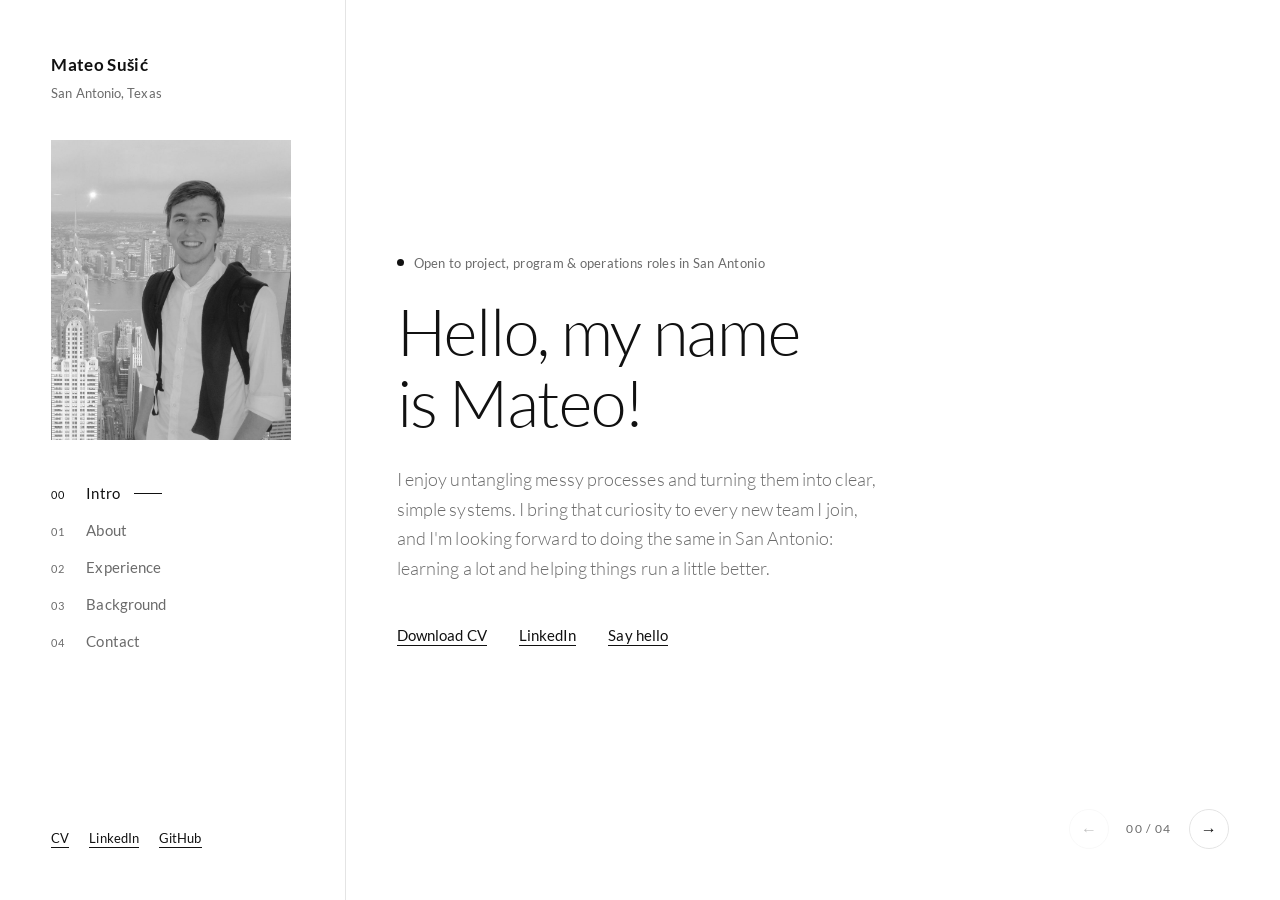
<file: index.html>
<!doctype html>
<html lang="en">
<head>
  <meta charset="utf-8">
  <meta name="viewport" content="width=device-width, initial-scale=1">
  <title>Mateo Sušić — Program, Project &amp; Operations | San Antonio, TX</title>
  <meta name="description" content="Mateo Sušić is a project and operations professional in San Antonio, Texas, who loves untangling complex problems. Open to program, project and operations roles.">
  <meta name="author" content="Mateo Sušić">
  <meta name="theme-color" content="#ffffff">
  <link rel="canonical" href="https://mateosusic.github.io/">
  <meta property="og:type" content="website">
  <meta property="og:title" content="Hello, my name is Mateo!">
  <meta property="og:description" content="Program, project and operations professional in San Antonio, Texas.">
  <meta property="og:url" content="https://mateosusic.github.io/">
  <meta property="og:image" content="https://mateosusic.github.io/assets/portrait.jpg">
  <link rel="icon" href="favicon.svg" type="image/svg+xml">
  <link rel="preload" href="assets/fonts/lato-latin-300-normal.woff2" as="font" type="font/woff2" crossorigin>
  <link rel="preload" href="assets/fonts/lato-latin-400-normal.woff2" as="font" type="font/woff2" crossorigin>
  <link rel="stylesheet" href="style.css">
</head>
<body>
  <a class="skip-link" href="#panels">Skip to content</a>

  <div class="frame">

    <!-- ===== Left column: identity + navigation ===== -->
    <aside class="side">
      <div class="id">
        <a class="wordmark" href="#intro" data-tab="intro">Mateo Sušić</a>
        <p class="dim small">San Antonio, Texas</p>
      </div>

      <figure class="portrait">
        <img src="assets/portrait.jpg" width="800" height="1000" alt="Mateo Sušić smiling at an observation deck in New York City, with the Chrysler Building behind him.">
      </figure>

      <nav aria-label="Sections">
        <ul class="tabs" role="tablist" aria-orientation="vertical">
          <li role="presentation"><a role="tab" id="tab-intro" href="#intro" aria-controls="intro" data-tab="intro"><span class="n" aria-hidden="true">00</span>Intro</a></li>
          <li role="presentation"><a role="tab" id="tab-about" href="#about" aria-controls="about" data-tab="about"><span class="n" aria-hidden="true">01</span>About</a></li>
          <li role="presentation"><a role="tab" id="tab-experience" href="#experience" aria-controls="experience" data-tab="experience"><span class="n" aria-hidden="true">02</span>Experience</a></li>
          <li role="presentation"><a role="tab" id="tab-background" href="#background" aria-controls="background" data-tab="background"><span class="n" aria-hidden="true">03</span>Background</a></li>
          <li role="presentation"><a role="tab" id="tab-contact" href="#contact" aria-controls="contact" data-tab="contact"><span class="n" aria-hidden="true">04</span>Contact</a></li>
        </ul>
      </nav>

      <ul class="side-links small">
        <li><a href="cv.html">CV</a></li>
        <li><a href="https://www.linkedin.com/in/mateo-susic-1346451a8" rel="me noopener" target="_blank">LinkedIn<span class="sr-only"> (opens in a new tab)</span></a></li>
        <li><a href="https://github.com/mateosusic" rel="me noopener" target="_blank">GitHub<span class="sr-only"> (opens in a new tab)</span></a></li>
      </ul>
    </aside>

    <!-- ===== Right column: one section at a time ===== -->
    <main id="panels" class="panels">

      <!-- 00 Intro -->
      <section class="panel panel-intro" id="intro" role="tabpanel" aria-labelledby="tab-intro" tabindex="-1">
        <p class="dim small status">Open to project, program &amp; operations roles in San Antonio</p>
        <h1 class="display">Hello, my name is Mateo!</h1>
        <p class="lede">I enjoy untangling messy processes and turning them into clear, simple systems. I bring that curiosity to every new team I join, and I'm looking forward to doing the same in San Antonio: learning a lot and helping things run a little better.</p>
        <ul class="links">
          <li><a href="assets/Mateo-Susic-CV.pdf" download>Download CV</a></li>
          <li><a href="https://www.linkedin.com/in/mateo-susic-1346451a8" rel="me noopener" target="_blank">LinkedIn<span class="sr-only"> (opens in a new tab)</span></a></li>
          <li><a href="#contact" data-tab="contact">Say hello</a></li>
        </ul>
      </section>

      <!-- 01 About -->
      <section class="panel" id="about" role="tabpanel" aria-labelledby="tab-about" tabindex="-1">
        <h2 class="label">01 — About</h2>
        <div class="prose">
          <p class="first">Few things excite me more than bringing order to something complicated.</p>
          <p>I like figuring out how things work, spotting what slows them down, and trying better ways to get things done. So far that curiosity has taken me through manufacturing operations, digital transformation, EU-funded projects, and an exchange program in the United States.</p>
          <p>At Empress I was trusted with a lot of responsibility early on: helping expand production, improve processes, and turn big decisions into everyday results. Every one of those challenges taught me something, and so did the people I worked with.</p>
          <p>Next, I'm excited to join a team where I can keep learning, contribute from day one, and help make complex things work a little better.</p>
        </div>
      </section>

      <!-- 02 Experience -->
      <section class="panel panel-exp" id="experience" role="tabpanel" aria-labelledby="tab-experience" tabindex="-1">
        <h2 class="label">02 — Experience</h2>

        <article class="job job-lead" aria-labelledby="job-empress">
          <div class="job-head">
            <h3 id="job-empress" class="job-org">Empress d.o.o.</h3>
            <p class="job-date"><time datetime="2022-07">2022</time> – <time datetime="2026-03">2026</time></p>
          </div>
          <p class="job-role">Production Manager &amp; Assistant to the CEO</p>
          <p class="job-desc">Worked alongside the CEO to run manufacturing operations, connect teams across the business, and grow production while modernizing how we worked.</p>
          <dl class="figures">
            <div><dt>3×</dt><dd>production capacity, 400&nbsp;→&nbsp;1,200&nbsp;m²</dd></div>
            <div><dt>~30%</dt><dd>less administrative time through digital transformation</dd></div>
            <div><dt>~20%</dt><dd>higher productivity through machinery and floor redesign</dd></div>
          </dl>
        </article>

        <article class="job" aria-labelledby="job-convita">
          <div class="job-head">
            <h3 id="job-convita" class="job-org">Convita d.o.o.</h3>
            <p class="job-date"><time datetime="2023-06">2023</time> – <time datetime="2024-09">2024</time></p>
          </div>
          <p class="job-role">Project Manager — EU-Funded Projects &amp; Marketing</p>
          <p class="job-desc">Managed two EU-funded projects from kickoff to closure, keeping budgets, procurement, reporting, and a lot of people aligned. <span class="dim">~€150K combined budget · 10+ stakeholders.</span></p>
        </article>

        <article class="job" aria-labelledby="job-bold">
          <div class="job-head">
            <h3 id="job-bold" class="job-org">BOLD Academic Fellowship</h3>
            <p class="job-date"><time datetime="2026-04">2026</time></p>
          </div>
          <p class="job-role">U.S. Department of State</p>
          <p class="job-desc">A U.S. exchange focused on entrepreneurship and economic development. Together with a friend, I built a personal finance app and got to pitch it to Goldman Sachs in New York. <span class="dim">Practicum in Entrepreneurship, Syracuse University College of Professional Studies.</span></p>
        </article>
      </section>

      <!-- 03 Background -->
      <section class="panel" id="background" role="tabpanel" aria-labelledby="tab-background" tabindex="-1">
        <h2 class="label">03 — Background</h2>
        <div class="columns">
          <div>
            <h3 class="col-title">Education</h3>
            <ul class="plain">
              <li>B.Sc. Software Engineering<br><span class="dim">University of Zenica</span></li>
              <li>Erasmus+ Exchange, Applied Computer Science &amp; AI<br><span class="dim">Sapienza University of Rome</span></li>
              <li>International Baccalaureate Diploma<br><span class="dim">United World College of the Adriatic</span></li>
            </ul>
          </div>
          <div>
            <h3 class="col-title">Languages</h3>
            <ul class="plain">
              <li>Bosnian / Croatian / Serbian <span class="dim">— native</span></li>
              <li>English <span class="dim">— fluent</span></li>
              <li>Italian <span class="dim">— intermediate</span></li>
              <li>German <span class="dim">— basic</span></li>
              <li>Spanish <span class="dim">— basic</span></li>
            </ul>
          </div>
          <div>
            <h3 class="col-title">Interests</h3>
            <p>AI implementation: I'm curious how AI can take the busywork out of everyday operations, and I love testing new tools to see where they actually help a team.</p>
            <p class="dim" style="margin-top:.7rem">Also: process automation, entrepreneurship, hiking, skiing, chess, and trumpet.</p>
          </div>
        </div>
      </section>

      <!-- 04 Contact -->
      <section class="panel" id="contact" role="tabpanel" aria-labelledby="tab-contact" tabindex="-1">
        <h2 class="label">04 — Contact</h2>
        <p class="display display-sm">Let's Connect!</p>
        <p class="lede">I'm always happy to talk about projects, processes, or problems that need untangling, or just to say hello. I'd love to hear from you.</p>
        <p class="email"><a href="mailto:mateosusic17@gmail.com">mateosusic17@gmail.com</a></p>
        <ul class="links">
          <li><a href="https://www.linkedin.com/in/mateo-susic-1346451a8" rel="me noopener" target="_blank">LinkedIn<span class="sr-only"> (opens in a new tab)</span></a></li>
          <li><a href="https://github.com/mateosusic" rel="me noopener" target="_blank">GitHub<span class="sr-only"> (opens in a new tab)</span></a></li>
          <li><a href="cv.html">CV</a></li>
        </ul>
      </section>

      <!-- Step controls (shown by script.js) -->
      <div class="stepper" hidden>
        <button type="button" class="step" data-step="-1" aria-label="Previous section">←</button>
        <span class="count" aria-live="polite"><span id="step-now">00</span> / 04</span>
        <button type="button" class="step" data-step="1" aria-label="Next section">→</button>
      </div>
    </main>
  </div>

  <script src="script.js" defer></script>
</body>
</html>
</file>
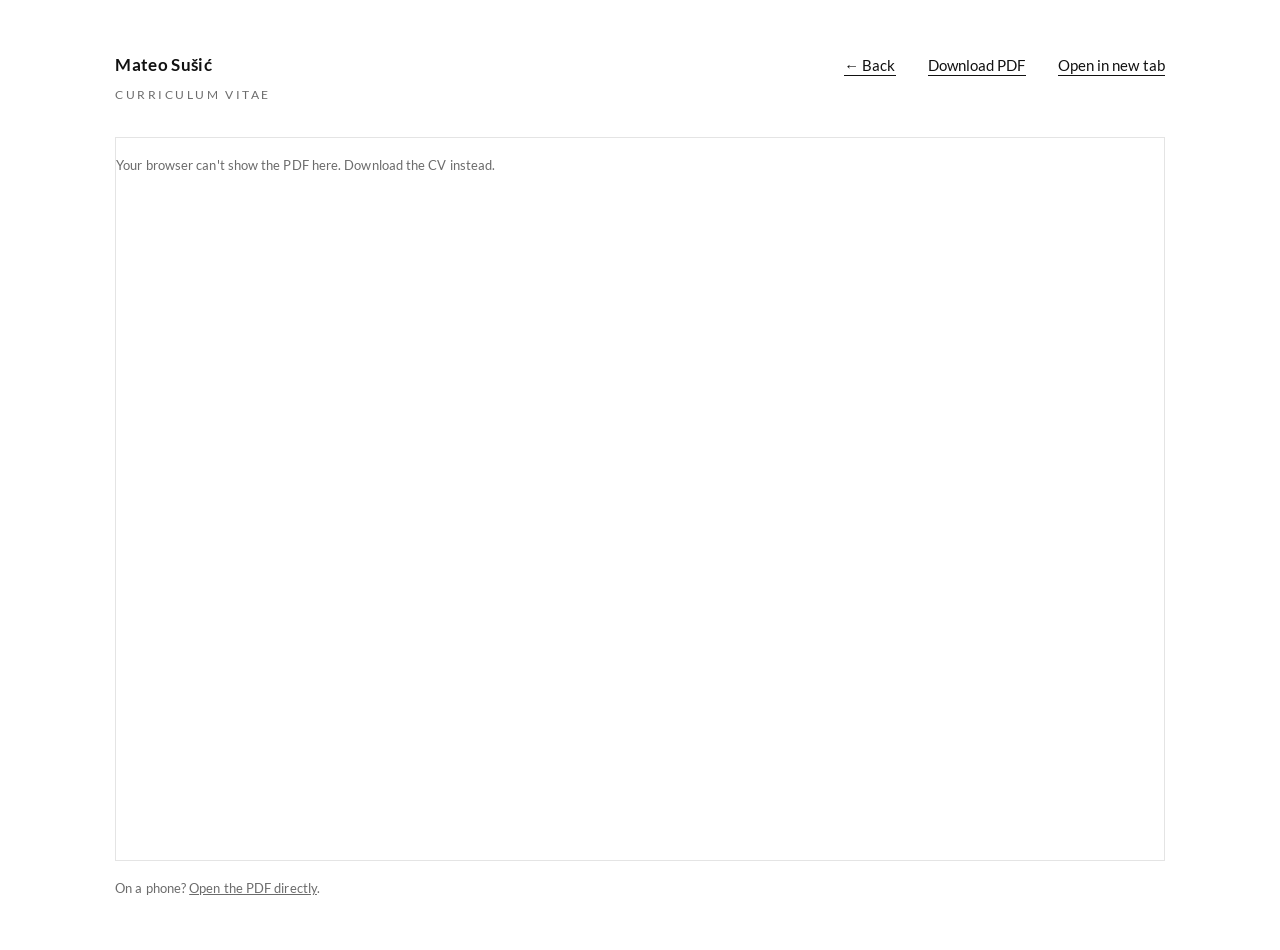
<file: cv.html>
<!doctype html>
<html lang="en">
<head>
  <meta charset="utf-8">
  <meta name="viewport" content="width=device-width, initial-scale=1">
  <title>CV — Mateo Sušić</title>
  <meta name="description" content="Curriculum vitae of Mateo Sušić, program, project and operations professional in San Antonio, Texas.">
  <meta name="theme-color" content="#ffffff">
  <link rel="canonical" href="https://mateosusic.github.io/cv.html">
  <link rel="icon" href="favicon.svg" type="image/svg+xml">
  <link rel="stylesheet" href="style.css">
</head>
<body>
  <a class="skip-link" href="#main">Skip to content</a>
  <main id="main" class="cv-wrap">
    <div class="cv-top">
      <div>
        <a class="wordmark" href="index.html">Mateo Sušić</a>
        <p class="label" style="margin:0.35rem 0 0">Curriculum vitae</p>
      </div>
      <ul class="links">
        <li><a href="index.html">← Back</a></li>
        <li><a href="assets/Mateo-Susic-CV.pdf" download>Download PDF</a></li>
        <li><a href="assets/Mateo-Susic-CV.pdf" target="_blank" rel="noopener">Open in new tab<span class="sr-only"> (PDF, opens in a new tab)</span></a></li>
      </ul>
    </div>
    <object class="cv-frame" data="assets/Mateo-Susic-CV.pdf#view=FitH&amp;navpanes=0" type="application/pdf" aria-label="Mateo Sušić CV (PDF)">
      <p class="cv-note dim small">Your browser can't show the PDF here. <a href="assets/Mateo-Susic-CV.pdf">Download the CV</a> instead.</p>
    </object>
    <p class="cv-note dim small">On a phone? <a href="assets/Mateo-Susic-CV.pdf" style="text-decoration:underline">Open the PDF directly</a>.</p>
  </main>
</body>
</html>
</file>
<file: style.css>
/* ==========================================================================
   Mateo Sušić — personal site
   Black & white, quiet, Japanese-inspired minimalism. One screen, no scroll.
   Typeface: Lato (self-hosted, SIL Open Font License).
   ========================================================================== */

/* ---------- Fonts ---------- */
@font-face { font-family: "Lato"; font-style: normal; font-weight: 300; font-display: swap;
  src: url("assets/fonts/lato-latin-300-normal.woff2") format("woff2");
  unicode-range: U+0000-00FF, U+0131, U+0152-0153, U+02BB-02BC, U+02C6, U+02DA, U+02DC, U+2000-206F, U+20AC, U+2122, U+2190-2193, U+2212; }
@font-face { font-family: "Lato"; font-style: normal; font-weight: 300; font-display: swap;
  src: url("assets/fonts/lato-latin-ext-300-normal.woff2") format("woff2");
  unicode-range: U+0100-02BA, U+02BD-02C5, U+02C7-02CC, U+02CE-02D7, U+02DD-02FF, U+1E00-1E9F, U+2C60-2C7F, U+A720-A7FF; }
@font-face { font-family: "Lato"; font-style: italic; font-weight: 300; font-display: swap;
  src: url("assets/fonts/lato-latin-300-italic.woff2") format("woff2");
  unicode-range: U+0000-00FF, U+2000-206F; }
@font-face { font-family: "Lato"; font-style: normal; font-weight: 400; font-display: swap;
  src: url("assets/fonts/lato-latin-400-normal.woff2") format("woff2");
  unicode-range: U+0000-00FF, U+0131, U+0152-0153, U+02BB-02BC, U+02C6, U+02DA, U+02DC, U+2000-206F, U+20AC, U+2122, U+2190-2193, U+2212; }
@font-face { font-family: "Lato"; font-style: normal; font-weight: 400; font-display: swap;
  src: url("assets/fonts/lato-latin-ext-400-normal.woff2") format("woff2");
  unicode-range: U+0100-02BA, U+02BD-02C5, U+02C7-02CC, U+02CE-02D7, U+02DD-02FF, U+1E00-1E9F, U+2C60-2C7F, U+A720-A7FF; }
@font-face { font-family: "Lato"; font-style: normal; font-weight: 700; font-display: swap;
  src: url("assets/fonts/lato-latin-700-normal.woff2") format("woff2");
  unicode-range: U+0000-00FF, U+0131, U+0152-0153, U+2000-206F, U+20AC, U+2122, U+2190-2193; }
@font-face { font-family: "Lato"; font-style: normal; font-weight: 700; font-display: swap;
  src: url("assets/fonts/lato-latin-ext-700-normal.woff2") format("woff2");
  unicode-range: U+0100-02BA, U+1E00-1E9F; }

/* ---------- Tokens ---------- */
:root {
  --white: #ffffff;
  --black: #111111;
  --dim: #6b6b6b;          /* 5.3:1 on white */
  --hair: #e4e4e4;
  --font: "Lato", "Helvetica Neue", Arial, sans-serif;
  --pad: clamp(1.5rem, 4vw, 4.5rem);
  --side: clamp(17rem, 27vw, 23rem);
  --ease: cubic-bezier(.2,.6,.2,1);
}

/* ---------- Base ---------- */
*, *::before, *::after { box-sizing: border-box; }
html { -webkit-text-size-adjust: 100%; text-size-adjust: 100%; }
body {
  margin: 0;
  background: var(--white);
  color: var(--black);
  font-family: var(--font);
  font-weight: 400;
  font-size: clamp(0.94rem, 0.88rem + 0.22vw, 1.03rem);
  line-height: 1.7;
  letter-spacing: 0.005em;
  -webkit-font-smoothing: antialiased;
}
p, h1, h2, h3, ul, dl, dd, figure { margin: 0; }
ul { list-style: none; padding: 0; }
img { display: block; max-width: 100%; height: auto; }
a { color: inherit; text-decoration: none; }
::selection { background: var(--black); color: var(--white); }
:focus-visible { outline: 1px solid var(--black); outline-offset: 4px; }
.dim { color: var(--dim); }
.small { font-size: 0.82rem; }
.sr-only { position: absolute !important; width: 1px; height: 1px; padding: 0; margin: -1px; overflow: hidden; clip: rect(0 0 0 0); white-space: nowrap; border: 0; }
.skip-link { position: absolute; left: 1rem; top: -3rem; background: var(--black); color: var(--white); padding: .5rem .9rem; z-index: 10; }
.skip-link:focus { top: 1rem; }

/* underline that draws in on hover */
.links a, .side-links a, .email a, .prose a {
  background: linear-gradient(currentColor, currentColor) 0 100% / 100% 1px no-repeat;
  padding-bottom: 2px;
  transition: background-size .35s var(--ease);
}
.links a:hover, .side-links a:hover, .email a:hover { background-size: 0 1px; background-position: 100% 100%; }

/* ---------- Frame: two columns, one screen ---------- */
.frame {
  display: grid;
  grid-template-columns: var(--side) minmax(0, 1fr);
  min-height: 100vh;
  min-height: 100svh;
}

/* Left column */
.side {
  display: flex; flex-direction: column; gap: 2.25rem;
  padding: var(--pad) clamp(1.25rem, 2.5vw, 2.5rem) var(--pad) var(--pad);
  border-right: 1px solid var(--hair);
}
.wordmark { font-size: 1.05rem; font-weight: 700; letter-spacing: 0.02em; }
.id .small { margin-top: .15rem; }
.portrait { width: 100%; max-width: 15rem; }
.portrait img { width: 100%; aspect-ratio: 4 / 5; object-fit: cover; filter: grayscale(1); }

.tabs { display: grid; gap: .15rem; }
.tabs a {
  display: flex; align-items: baseline; gap: .9rem;
  padding: .3rem 0;
  color: var(--dim);
  font-size: .92rem;
  transition: color .25s var(--ease);
}
.tabs .n { font-size: .7rem; letter-spacing: .08em; font-variant-numeric: tabular-nums; width: 1.3rem; }
.tabs a::after {
  content: ""; flex: 0 0 auto; height: 1px; width: 0; background: var(--black);
  align-self: center; transition: width .35s var(--ease);
}
.tabs a:hover { color: var(--black); }
.tabs a[aria-selected="true"] { color: var(--black); }
.tabs a[aria-selected="true"]::after { width: 1.75rem; }

.side-links { margin-top: auto; display: flex; flex-wrap: wrap; gap: .4rem 1.25rem; }

/* Right column */
.panels { position: relative; padding: var(--pad); display: flex; flex-direction: column; }
.panel { max-width: 46rem; }
.panel:focus { outline: none; }

/* With JS: only the active panel is shown, centered vertically in the screen */
.js .frame { height: 100vh; height: 100svh; }
.js .panels { justify-content: center; overflow: hidden; }
.js .panel { display: none; }
.js .panel.is-active { display: block; animation: rise .5s var(--ease) both; }
@keyframes rise { from { opacity: 0; transform: translateY(6px); } to { opacity: 1; transform: none; } }

/* Without JS: sections simply stack */
html:not(.js) .panel { padding-block: 3rem; border-bottom: 1px solid var(--hair); }

/* ---------- Type ---------- */
.status { margin-bottom: 1.4rem; letter-spacing: .02em; }
.status::before { content: ""; display: inline-block; width: .45rem; height: .45rem; border-radius: 50%; background: var(--black); margin-right: .6rem; vertical-align: .1em; }
.display {
  font-weight: 300;
  font-size: clamp(2.3rem, 1.2rem + 3.6vw, 4.4rem);
  line-height: 1.08;
  letter-spacing: -0.02em;
  max-width: 14ch;
  text-wrap: balance;
}
.display-sm { font-size: clamp(1.9rem, 1.1rem + 2.4vw, 3.1rem); max-width: 18ch; }
.lede { margin-top: 1.75rem; max-width: 30rem; color: var(--dim); font-weight: 300; font-size: 1.12em; line-height: 1.6; }
.label {
  font-size: .72rem; font-weight: 400; letter-spacing: .22em; text-transform: uppercase;
  color: var(--dim); margin-bottom: 2.25rem;
}
.links { display: flex; flex-wrap: wrap; gap: .5rem 2rem; margin-top: 2.5rem; font-size: .92rem; }

/* About */
.prose { display: grid; gap: 1.05rem; max-width: 36rem; }
.prose .first { font-weight: 300; font-size: clamp(1.35rem, 1rem + 1vw, 1.75rem); line-height: 1.4; letter-spacing: -0.005em; margin-bottom: .4rem; }

/* Experience */
.job { padding-block: 1.25rem; border-top: 1px solid var(--hair); }
.job:last-of-type { border-bottom: 1px solid var(--hair); }
.job-head { display: flex; justify-content: space-between; align-items: baseline; gap: 1rem; }
.job-org { font-weight: 400; font-size: 1.1rem; letter-spacing: .005em; }
.job-lead .job-org { font-size: clamp(1.4rem, 1.1rem + .9vw, 1.8rem); font-weight: 300; }
.job-date { font-size: .78rem; letter-spacing: .08em; color: var(--dim); font-variant-numeric: tabular-nums; white-space: nowrap; }
.job-role { font-size: .85rem; color: var(--dim); margin-top: .1rem; }
.job-desc { margin-top: .6rem; max-width: 40rem; font-size: .95em; }
.figures {
  display: grid; grid-template-columns: repeat(3, minmax(0, 1fr)); gap: 1.5rem;
  margin-top: 1.1rem;
}
.figures dt { font-weight: 300; font-size: clamp(1.7rem, 1.2rem + 1.4vw, 2.4rem); line-height: 1; letter-spacing: -0.02em; }
.figures dd { margin-top: .45rem; font-size: .8rem; line-height: 1.45; color: var(--dim); }

/* Background */
.columns { display: grid; grid-template-columns: repeat(3, minmax(0, 1fr)); gap: clamp(1.5rem, 3vw, 3rem); }
.col-title { font-size: .72rem; font-weight: 400; letter-spacing: .18em; text-transform: uppercase; margin-bottom: 1rem; }
.plain { display: grid; gap: .7rem; font-size: .92rem; line-height: 1.5; }
.columns p { font-size: .92rem; line-height: 1.6; }

/* Contact */
#contact .lede { margin-top: 1.25rem; }
.email { margin-top: 2rem; font-weight: 300; font-size: clamp(1.25rem, 1rem + 1vw, 1.7rem); overflow-wrap: anywhere; }

/* Stepper (prev / next) */
.stepper {
  position: absolute; right: var(--pad); bottom: var(--pad);
  display: flex; align-items: center; gap: 1.1rem;
  font-size: .78rem; letter-spacing: .1em; color: var(--dim);
  font-variant-numeric: tabular-nums;
}
.step {
  appearance: none; background: none; border: 1px solid var(--hair); color: var(--black);
  width: 2.5rem; height: 2.5rem; border-radius: 50%;
  font: inherit; font-size: 1rem; cursor: pointer;
  transition: border-color .25s var(--ease), background .25s var(--ease), color .25s var(--ease);
}
.step:hover { border-color: var(--black); }
.step:disabled { opacity: .25; cursor: default; }
.step:disabled:hover { border-color: var(--hair); }

/* ---------- CV page ---------- */
.cv-wrap { max-width: 72rem; margin-inline: auto; padding: var(--pad); }
.cv-top { display: flex; flex-wrap: wrap; justify-content: space-between; align-items: baseline; gap: 1rem 2rem; margin-bottom: 2rem; }
.cv-top .links { margin-top: 0; }
.cv-frame { display: block; width: 100%; height: calc(100svh - 11rem); min-height: 28rem; border: 1px solid var(--hair); }
.cv-note { margin-top: 1rem; }

/* ---------- Smaller screens ---------- */
@media (max-height: 760px) and (min-width: 861px) {
  .portrait { max-width: 10.5rem; }
  .side { gap: 1.6rem; }
  .job { padding-block: .9rem; }
  .label { margin-bottom: 1.4rem; }
  .panels { padding-block: 2rem; }
  .job-desc { line-height: 1.55; margin-top: .4rem; }
  .figures { margin-top: .7rem; }
}
@media (max-width: 860px) {
  /* Phone/tablet: identity on top, tabs as a row, panel below */
  .frame, .js .frame { grid-template-columns: 1fr; grid-template-rows: auto 1fr; height: auto; min-height: 100svh; }
  .side { border-right: 0; border-bottom: 1px solid var(--hair); padding: 1.5rem var(--pad) 1rem; gap: 1.1rem;
          display: grid; grid-template-columns: auto 1fr; align-items: center; align-content: start; column-gap: 1.1rem; }
  .portrait { max-width: 5.5rem; grid-row: 1; grid-column: 1; }
  .id { grid-row: 1; grid-column: 2; }
  nav { grid-column: 1 / -1; }
  .tabs { display: flex; flex-wrap: wrap; gap: .25rem 1rem; }
  .tabs a { font-size: .86rem; }
  .tabs .n, .tabs a::after { display: none; }
  .tabs a { padding: .35rem 0; border-bottom: 1px solid transparent; }
  .tabs a[aria-selected="true"] { border-bottom-color: var(--black); }
  .side-links { display: none; }
  .js .panels { justify-content: flex-start; overflow: visible; padding-bottom: 6rem; }
  .stepper { position: fixed; left: 0; right: 0; bottom: 0; justify-content: flex-end; padding: .6rem var(--pad); background: var(--white); border-top: 1px solid var(--hair); }
  .columns { grid-template-columns: 1fr; gap: 1.75rem; }
}
@media (max-width: 560px) {
  .figures { grid-template-columns: 1fr; gap: .9rem; }
  .figures div { display: grid; grid-template-columns: 4.5rem 1fr; align-items: baseline; gap: .75rem; }
  .figures dd { margin-top: 0; }
  .job-head { flex-direction: column; gap: 0; }
}

@media (prefers-reduced-motion: reduce) {
  *, *::before, *::after { transition: none !important; animation: none !important; }
}
@media print {
  .side nav, .side-links, .stepper, .skip-link { display: none !important; }
  .js .panel { display: block !important; }
  .js .frame { height: auto; }
}
</file>
